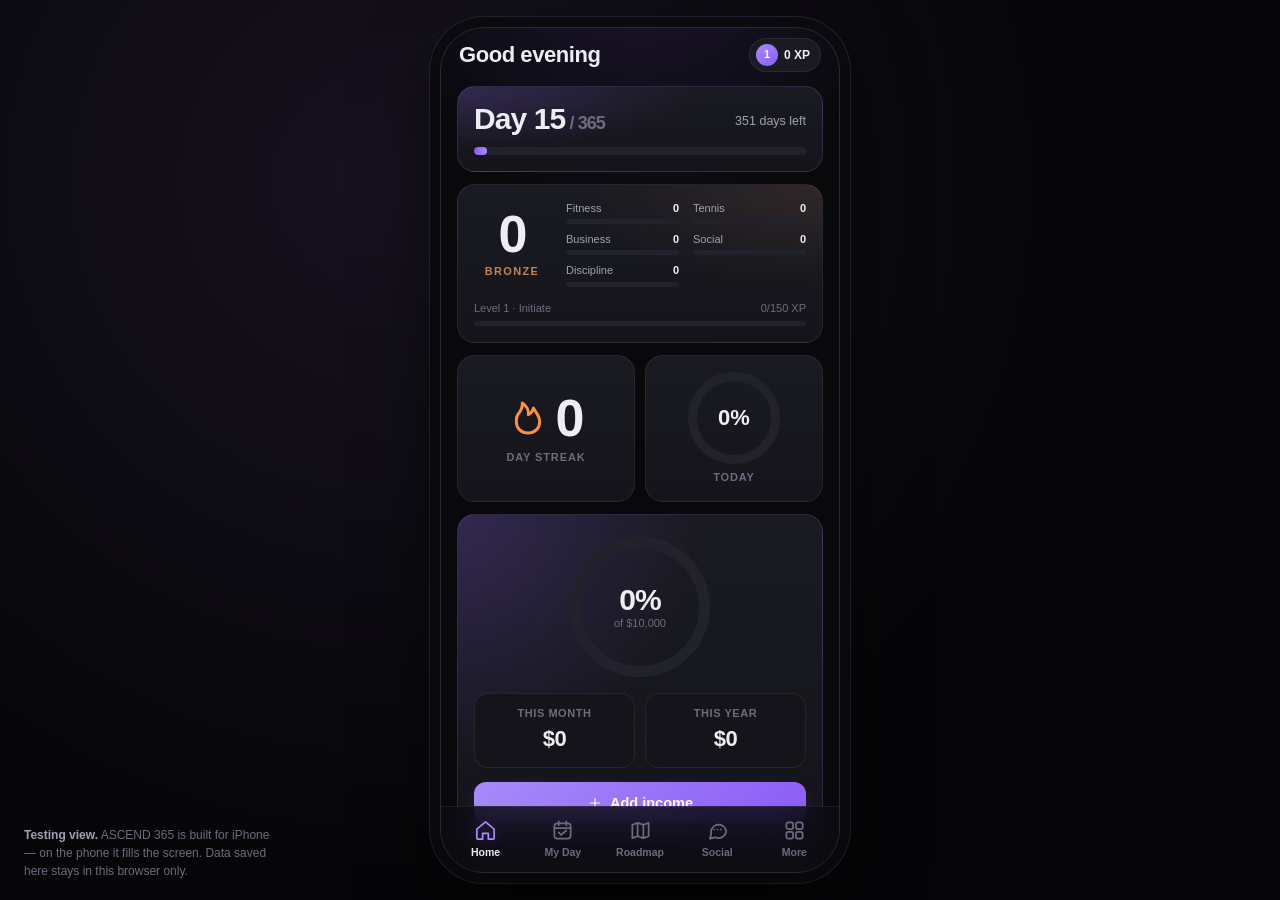
<file: ASCEND365 FINSIHED/index.html>
<!DOCTYPE html>
<html lang="en">
<head>
<meta charset="utf-8">
<meta name="viewport" content="width=device-width, initial-scale=1, viewport-fit=cover, maximum-scale=1">
<meta name="theme-color" content="#09090c">
<meta name="color-scheme" content="dark">
<meta name="apple-mobile-web-app-capable" content="yes">
<meta name="mobile-web-app-capable" content="yes">
<meta name="apple-mobile-web-app-status-bar-style" content="black-translucent">
<meta name="apple-mobile-web-app-title" content="ASCEND">
<meta name="description" content="ASCEND 365 — a personal operating system for a one-year transformation.">
<title>ASCEND 365</title>
<link rel="manifest" href="manifest.webmanifest">
<link rel="icon" type="image/png" sizes="192x192" href="icons/icon-192.png">
<link rel="apple-touch-icon" href="icons/apple-touch-icon.png">
<link rel="stylesheet" href="css/app.css">
</head>
<body>
<div id="shell">
  <div class="app">
    <header class="topbar" id="topbar"></header>
    <main id="view" aria-live="polite"></main>
    <nav class="tabbar" id="tabbar" aria-label="Main"></nav>
  </div>
</div>
<div class="deskNote"><b>Testing view.</b> ASCEND 365 is built for iPhone — on the phone it fills the screen. Data saved here stays in this browser only.</div>
<noscript>ASCEND 365 needs JavaScript.</noscript>
<script src="js/util.js"></script>
<script src="js/data.js"></script>
<script src="js/data_social.js"></script>
<script src="js/store.js"></script>
<script src="js/views_core.js"></script>
<script src="js/views_roadmap.js"></script>
<script src="js/views_fitness.js"></script>
<script src="js/views_life.js"></script>
<script src="js/views_social.js"></script>
<script src="js/views_more.js"></script>
<script src="js/app.js"></script>
</body>
</html>
</file>
<file: ASCEND365 FINSIHED/css/app.css>
/* ASCEND 365 — design system. Mobile-first (iPhone). Desktop shows a phone-sized test frame. */
:root{
  --bg:#09090c; --bg2:#0e0e13; --card:#14141a; --card2:#1a1a22; --card3:#22222c;
  --line:rgba(255,255,255,.07); --line2:rgba(255,255,255,.12);
  --text:#ededf3; --muted:#a1a1b3; --dim:#6c6c7e;
  --accent:#8b5cf6; --accent2:#a78bfa; --accent3:#c4b5fd; --glow:rgba(139,92,246,.35); --accentSoft:rgba(139,92,246,.14);
  --good:#34d399; --warn:#fbbf24; --bad:#f87171;
  --c-fitness:#fb7185; --c-tennis:#a3e635; --c-business:#fbbf24; --c-social:#38bdf8; --c-discipline:#a78bfa; --c-appearance:#2dd4bf; --c-learning:#94a3b8; --c-life:#8b8b9e; --c-recovery:#60a5fa;
  --r:18px; --r2:14px; --r3:10px;
  --safe-t:env(safe-area-inset-top,0px); --safe-b:env(safe-area-inset-bottom,0px);
  --font:-apple-system,BlinkMacSystemFont,"SF Pro Text","Segoe UI Variable","Segoe UI",Inter,Roboto,Helvetica,Arial,sans-serif;
  --display:-apple-system,BlinkMacSystemFont,"SF Pro Display","Segoe UI Variable Display","Segoe UI",Inter,sans-serif;
  --ease:cubic-bezier(.2,.8,.2,1);
}
body.oled{--bg:#000;--bg2:#050507;--card:#0e0e12;--card2:#15151b;--card3:#1c1c24}
body.acc-indigo{--accent:#6366f1;--accent2:#818cf8;--accent3:#a5b4fc;--glow:rgba(99,102,241,.35);--accentSoft:rgba(99,102,241,.14)}
body.acc-magenta{--accent:#c026d3;--accent2:#e879f9;--accent3:#f0abfc;--glow:rgba(192,38,211,.32);--accentSoft:rgba(192,38,211,.14)}
body.acc-blue{--accent:#3b82f6;--accent2:#60a5fa;--accent3:#93c5fd;--glow:rgba(59,130,246,.32);--accentSoft:rgba(59,130,246,.14)}

*{box-sizing:border-box;-webkit-tap-highlight-color:transparent}
html,body{margin:0;height:100%;background:var(--bg);color:var(--text);font-family:var(--font);font-size:15px;line-height:1.4;-webkit-font-smoothing:antialiased;overscroll-behavior:none}
button,input,textarea,select{font:inherit;color:inherit}
input,textarea,select{font-size:16px} /* stops iOS zoom on focus */
a{color:var(--accent2)}
.num{font-variant-numeric:tabular-nums}

/* ---------- shell ---------- */
#shell{position:fixed;inset:0;display:flex;justify-content:center;background:var(--bg)}
.app{position:relative;width:100%;max-width:520px;height:100%;display:flex;flex-direction:column;background:var(--bg);overflow:hidden}
.app::before{content:"";position:absolute;inset:-20% -30% auto;height:420px;background:radial-gradient(ellipse at 50% 0%,var(--glow),transparent 62%);opacity:.55;pointer-events:none;z-index:0}
.topbar{position:relative;z-index:5;display:flex;align-items:center;gap:10px;padding:calc(var(--safe-t) + 10px) 18px 10px;min-height:54px}
.topbar .back{width:34px;height:34px;border-radius:50%;border:0;background:var(--card2);display:grid;place-items:center;cursor:pointer}
.topbar h1{font-family:var(--display);font-size:22px;letter-spacing:-.02em;margin:0;flex:1;font-weight:700}
.topbar .lv{display:flex;align-items:center;gap:6px;padding:5px 10px 5px 6px;border-radius:999px;background:var(--card2);border:1px solid var(--line);font-size:12px;font-weight:600;cursor:pointer}
.topbar .lv b{display:grid;place-items:center;width:22px;height:22px;border-radius:50%;background:linear-gradient(140deg,var(--accent2),var(--accent));color:#fff;font-size:11px}
.timerpill{display:flex;align-items:center;gap:6px;padding:5px 10px;border-radius:999px;background:var(--accentSoft);color:var(--accent3);font-size:12px;font-weight:700;border:1px solid var(--glow);cursor:pointer}
.timerpill i{width:7px;height:7px;border-radius:50%;background:var(--accent2);animation:pulse 1.4s infinite}
@keyframes pulse{50%{opacity:.3}}
#view{position:relative;z-index:1;flex:1;overflow-y:auto;overflow-x:hidden;padding:4px 16px calc(96px + var(--safe-b));-webkit-overflow-scrolling:touch;scrollbar-width:none}
#view::-webkit-scrollbar{display:none}
.tabbar{position:absolute;z-index:20;left:0;right:0;bottom:0;display:flex;justify-content:space-around;padding:8px 6px calc(8px + var(--safe-b));background:rgba(12,12,16,.82);backdrop-filter:blur(18px) saturate(1.4);-webkit-backdrop-filter:blur(18px) saturate(1.4);border-top:1px solid var(--line)}
.tabbar button{flex:1;border:0;background:none;display:flex;flex-direction:column;align-items:center;gap:3px;font-size:10.5px;font-weight:600;color:var(--dim);padding:4px 0;cursor:pointer;transition:color .2s}
.tabbar button svg{width:23px;height:23px}
.tabbar button.on{color:var(--text)}
.tabbar button.on svg{color:var(--accent2);filter:drop-shadow(0 0 8px var(--glow))}

/* desktop test frame */
@media (min-width:760px){
  #shell{align-items:center;background:radial-gradient(circle at 30% 20%,#17121f,#060608 60%)}
  .app{max-width:400px;height:min(860px,94vh);border-radius:44px;border:1px solid #2a2a33;box-shadow:0 30px 80px rgba(0,0,0,.6),0 0 0 10px #0d0d11,0 0 0 11px #26262e}
  .deskNote{display:block!important}
}
.deskNote{display:none;position:fixed;left:24px;bottom:20px;max-width:260px;color:var(--dim);font-size:12px;line-height:1.5}
.deskNote b{color:var(--muted)}

/* ---------- primitives ---------- */
.card{position:relative;background:linear-gradient(180deg,var(--card2),var(--card));border:1px solid var(--line);border-radius:var(--r);padding:16px;margin-bottom:12px}
.card.flat{background:var(--card)}
.card.hero{background:radial-gradient(120% 140% at 0% 0%,rgba(139,92,246,.22),transparent 55%),linear-gradient(180deg,var(--card2),var(--card));border-color:rgba(167,139,250,.18)}
.card h3{margin:0 0 10px;font-size:13px;font-weight:650;letter-spacing:.04em;text-transform:uppercase;color:var(--muted);display:flex;align-items:center;gap:8px}
.card h3 .sp{flex:1}
.card h3 a,.card h3 button.link{font-size:12px;text-transform:none;letter-spacing:0;font-weight:600}
.sec{font-size:13px;font-weight:650;letter-spacing:.05em;text-transform:uppercase;color:var(--muted);margin:22px 4px 10px;display:flex;align-items:center;gap:8px}
.sec .sp{flex:1}
.row{display:flex;align-items:center;gap:10px}
.col{display:flex;flex-direction:column;gap:6px}
.sp{flex:1}
.grid2{display:grid;grid-template-columns:1fr 1fr;gap:10px}
.grid3{display:grid;grid-template-columns:repeat(3,1fr);gap:8px}
.muted{color:var(--muted)} .dim{color:var(--dim)} .small{font-size:12.5px} .tiny{font-size:11px}
.big{font-family:var(--display);font-size:30px;font-weight:750;letter-spacing:-.03em;line-height:1.05}
.mid{font-family:var(--display);font-size:20px;font-weight:700;letter-spacing:-.02em}
.good{color:var(--good)} .bad{color:var(--bad)} .warn{color:var(--warn)} .acc{color:var(--accent2)}
.stat{background:var(--card);border:1px solid var(--line);border-radius:var(--r2);padding:12px}
.stat .k{font-size:11px;color:var(--dim);font-weight:600;text-transform:uppercase;letter-spacing:.05em}
.stat .v{font-family:var(--display);font-size:22px;font-weight:700;margin-top:2px;letter-spacing:-.02em}
.stat .s{font-size:11.5px;color:var(--muted);margin-top:2px}
hr.l{border:0;border-top:1px solid var(--line);margin:12px 0}
.empty{padding:22px 12px;text-align:center;color:var(--dim);font-size:13px;border:1px dashed var(--line2);border-radius:var(--r2)}
.pill{display:inline-flex;align-items:center;gap:5px;white-space:nowrap;flex:none;padding:3px 9px;border-radius:999px;font-size:11.5px;font-weight:600;background:var(--card3);color:var(--muted);border:1px solid var(--line)}
.pill.acc{background:var(--accentSoft);color:var(--accent3);border-color:transparent}
.pill.good{background:rgba(52,211,153,.12);color:var(--good);border-color:transparent}
.pill.warn{background:rgba(251,191,36,.12);color:var(--warn);border-color:transparent}
.pill.bad{background:rgba(248,113,113,.12);color:var(--bad);border-color:transparent}
.dot{width:8px;height:8px;border-radius:50%;display:inline-block;flex:none}

.btn{display:inline-flex;align-items:center;justify-content:center;gap:7px;border:0;border-radius:12px;padding:11px 16px;font-weight:650;font-size:14.5px;cursor:pointer;background:var(--card3);color:var(--text);transition:transform .12s var(--ease),background .2s;user-select:none}
.btn:active{transform:scale(.97)}
.btn.pri{background:linear-gradient(135deg,var(--accent2),var(--accent));color:#fff;box-shadow:0 6px 20px -6px var(--glow)}
.btn.ghost{background:transparent;border:1px solid var(--line2)}
.btn.danger{background:rgba(248,113,113,.14);color:var(--bad)}
.btn.sm{padding:7px 11px;font-size:13px;border-radius:10px}
.btn.block{width:100%}
.btn[disabled]{opacity:.45;pointer-events:none}
button.link{background:none;border:0;color:var(--accent2);padding:0;cursor:pointer;font-weight:600}
.iconbtn{width:34px;height:34px;border-radius:10px;border:0;background:var(--card3);display:grid;place-items:center;cursor:pointer;color:var(--muted);flex:none}
.iconbtn:active{transform:scale(.94)}
.fab{position:absolute;right:18px;bottom:calc(84px + var(--safe-b));z-index:15;width:54px;height:54px;border-radius:18px;border:0;background:linear-gradient(135deg,var(--accent2),var(--accent));color:#fff;box-shadow:0 12px 30px -8px var(--glow);display:grid;place-items:center;cursor:pointer}

.seg{display:flex;background:var(--card);border:1px solid var(--line);border-radius:12px;padding:3px;gap:2px;margin-bottom:14px;overflow-x:auto;scrollbar-width:none}
.seg::-webkit-scrollbar{display:none}
.seg button{flex:1;border:0;background:none;padding:8px 10px;border-radius:9px;font-size:13px;font-weight:600;color:var(--muted);cursor:pointer;white-space:nowrap}
.seg button.on{background:var(--card3);color:var(--text);box-shadow:0 1px 0 rgba(255,255,255,.05) inset}

.bar{height:8px;border-radius:99px;background:var(--card3);overflow:hidden}
.bar>i{display:block;height:100%;border-radius:99px;background:linear-gradient(90deg,var(--accent),var(--accent2));transition:width .6s var(--ease)}
.bar.thin{height:5px}

.list{display:flex;flex-direction:column}
.li{display:flex;align-items:center;gap:12px;padding:12px 2px;border-bottom:1px solid var(--line);cursor:pointer}
.li:last-child{border-bottom:0}
.li .t{font-weight:600}
.li .s{font-size:12.5px;color:var(--muted)}
.chev{color:var(--dim);flex:none}

/* ---------- checklist ---------- */
.tl{position:relative}
.task{position:relative;display:flex;align-items:stretch;gap:12px;padding:0 0 0 0;margin-bottom:8px}
.task .time{width:50px;flex:none;text-align:right;padding-top:15px;font-size:12px;font-weight:650;color:var(--muted);font-variant-numeric:tabular-nums}
.task .time small{display:block;color:var(--dim);font-weight:500;font-size:10.5px}
.task .body{flex:1;display:flex;align-items:center;gap:12px;background:var(--card);border:1px solid var(--line);border-radius:16px;padding:12px 10px 12px 12px;transition:background .35s,border-color .35s,opacity .35s;min-width:0}
.task .ttl{font-weight:620;font-size:14.5px;transition:color .3s}
.task .meta{font-size:11.5px;color:var(--dim);display:flex;gap:8px;align-items:center;margin-top:2px;flex-wrap:wrap}
.task .catbar{width:3px;align-self:stretch;border-radius:3px;flex:none}
.task.now .body{border-color:rgba(167,139,250,.45);box-shadow:0 0 0 1px rgba(167,139,250,.15),0 8px 24px -12px var(--glow)}
.task.now .time{color:var(--accent2)}
.task.done .body{background:linear-gradient(90deg,rgba(139,92,246,.10),var(--card) 60%)}
.task.done .ttl{color:var(--muted);text-decoration:line-through;text-decoration-color:rgba(255,255,255,.25)}
.task.skipped .body{opacity:.5}
.task.skipped .ttl{color:var(--dim)}
.chk{position:relative;width:30px;height:30px;flex:none;border-radius:50%;border:2px solid var(--line2);background:transparent;cursor:pointer;display:grid;place-items:center;transition:border-color .2s,background .25s,transform .15s}
.chk:active{transform:scale(.88)}
.chk svg{width:16px;height:16px;stroke:#fff;stroke-width:3;fill:none;stroke-dasharray:24;stroke-dashoffset:24;transition:stroke-dashoffset .35s var(--ease) .05s}
.done .chk{background:linear-gradient(135deg,var(--accent2),var(--accent));border-color:transparent;box-shadow:0 0 14px var(--glow)}
.done .chk svg{stroke-dashoffset:0}
.chk.pop{animation:pop .45s var(--ease)}
@keyframes pop{0%{transform:scale(1)}35%{transform:scale(1.25)}100%{transform:scale(1)}}
.chk .ring{position:absolute;inset:-3px;border-radius:50%;border:2px solid var(--accent2);opacity:0;pointer-events:none}
.chk.pop .ring{animation:ring .6s var(--ease)}
@keyframes ring{0%{opacity:.9;transform:scale(.8)}100%{opacity:0;transform:scale(1.9)}}
.skipico{width:30px;height:30px;flex:none;border-radius:50%;border:2px dashed var(--line2);display:grid;place-items:center;color:var(--dim);cursor:pointer;background:none}
.xpfloat{position:fixed;z-index:200;pointer-events:none;font-weight:800;font-size:14px;color:var(--accent3);text-shadow:0 0 12px var(--glow);animation:xpf 1.1s var(--ease) forwards}
@keyframes xpf{0%{opacity:0;transform:translateY(4px) scale(.8)}20%{opacity:1;transform:translateY(-6px) scale(1.05)}100%{opacity:0;transform:translateY(-38px) scale(1)}}
.nowline{display:flex;align-items:center;gap:8px;margin:2px 0 10px 18px;color:var(--accent2);font-size:11px;font-weight:700}
.nowline::after{content:"";flex:1;height:1px;background:linear-gradient(90deg,var(--accent2),transparent)}

/* ---------- sheet / modal ---------- */
.scrim{position:absolute;inset:0;z-index:60;background:rgba(0,0,0,.55);opacity:0;transition:opacity .25s}
.scrim.on{opacity:1}
.sheet{position:absolute;left:0;right:0;bottom:0;z-index:61;max-height:92%;display:flex;flex-direction:column;background:var(--bg2);border:1px solid var(--line2);border-bottom:0;border-radius:24px 24px 0 0;transform:translateY(100%);transition:transform .32s var(--ease);box-shadow:0 -20px 60px rgba(0,0,0,.5)}
.sheet.on{transform:none}
.sheet .grab{width:38px;height:5px;border-radius:9px;background:var(--line2);margin:8px auto 0;flex:none}
.sheet .sh{display:flex;align-items:center;gap:10px;padding:10px 18px 8px;flex:none}
.sheet .sh h2{margin:0;font-size:18px;flex:1;letter-spacing:-.01em}
.sheet .sb{overflow-y:auto;padding:4px 18px calc(18px + var(--safe-b));-webkit-overflow-scrolling:touch}
.sheet .sf{display:flex;gap:8px;padding:10px 18px calc(12px + var(--safe-b));border-top:1px solid var(--line);flex:none}
.sheet .sf .btn{flex:1}

/* forms */
.fld{display:flex;flex-direction:column;gap:5px;margin-bottom:12px}
.fld>label{font-size:12px;color:var(--muted);font-weight:600}
.inp{width:100%;background:var(--card);border:1px solid var(--line2);border-radius:12px;padding:11px 12px;outline:none;transition:border-color .2s}
.inp:focus{border-color:var(--accent2)}
textarea.inp{min-height:84px;resize:vertical}
select.inp{appearance:none;-webkit-appearance:none;background-image:linear-gradient(45deg,transparent 50%,var(--dim) 50%),linear-gradient(135deg,var(--dim) 50%,transparent 50%);background-position:calc(100% - 18px) 50%,calc(100% - 13px) 50%;background-size:5px 5px;background-repeat:no-repeat}
.frow{display:grid;grid-template-columns:1fr 1fr;gap:10px}
.frow3{display:grid;grid-template-columns:1fr 1fr 1fr;gap:8px}
.chips{display:flex;flex-wrap:wrap;gap:6px}
.chip{border:1px solid var(--line2);background:var(--card);border-radius:999px;padding:7px 12px;font-size:13px;font-weight:600;color:var(--muted);cursor:pointer}
.chip.on{background:var(--accentSoft);border-color:var(--accent);color:var(--accent3)}
input[type=range]{width:100%;accent-color:var(--accent)}
.toggle{position:relative;width:48px;height:28px;flex:none;border-radius:99px;background:var(--card3);border:0;cursor:pointer;transition:background .2s}
.toggle::after{content:"";position:absolute;top:3px;left:3px;width:22px;height:22px;border-radius:50%;background:#fff;transition:transform .22s var(--ease)}
.toggle.on{background:var(--accent)}
.toggle.on::after{transform:translateX(20px)}
.scale{display:flex;gap:4px}
.scale button{flex:1;padding:9px 0;border-radius:9px;border:1px solid var(--line2);background:var(--card);font-weight:700;font-size:13px;color:var(--muted);cursor:pointer}
.scale button.on{background:var(--accent);color:#fff;border-color:transparent}

/* toast + celebration */
.toast{position:absolute;left:50%;top:calc(var(--safe-t) + 12px);z-index:300;transform:translate(-50%,-20px);opacity:0;background:var(--card3);border:1px solid var(--line2);padding:10px 16px;border-radius:14px;font-size:13.5px;font-weight:600;box-shadow:0 10px 30px rgba(0,0,0,.4);transition:all .3s var(--ease);max-width:90%;text-align:center}
.toast.on{transform:translate(-50%,0);opacity:1}
.celebrate{position:absolute;inset:0;z-index:250;display:grid;place-items:center;background:radial-gradient(circle at 50% 45%,rgba(60,30,120,.92),rgba(5,5,8,.96) 70%);backdrop-filter:blur(10px);-webkit-backdrop-filter:blur(10px);opacity:0;transition:opacity .35s}
.celebrate.on{opacity:1}
.celebrate .cb{text-align:center;padding:30px;transform:scale(.9);transition:transform .45s var(--ease)}
.celebrate.on .cb{transform:none}
.celebrate .ico{width:92px;height:92px;margin:0 auto 16px;border-radius:28px;display:grid;place-items:center;font-size:44px;background:linear-gradient(140deg,var(--accent2),var(--accent));box-shadow:0 0 60px var(--glow)}
.celebrate h2{margin:0 0 6px;font-family:var(--display);font-size:26px;letter-spacing:-.02em}
.celebrate p{margin:0 0 20px;color:var(--muted)}
.celebrate canvas{position:absolute;inset:0;width:100%;height:100%;pointer-events:none}

/* charts */
.chart{width:100%;display:block;overflow:visible}
.chart text{fill:var(--dim);font-size:10px;font-family:var(--font)}
.heat{display:grid;grid-auto-flow:column;grid-template-rows:repeat(7,1fr);gap:3px}
.heat i{display:block;aspect-ratio:1;border-radius:3px;background:var(--card3)}
.ringwrap{position:relative;display:grid;place-items:center}
.ringwrap .in{position:absolute;inset:0;display:grid;place-items:center;text-align:center}

/* misc components */
.kpi{display:flex;gap:10px;overflow-x:auto;scrollbar-width:none;margin:0 -16px 12px;padding:0 16px}
.kpi::-webkit-scrollbar{display:none}
.kpi .stat{min-width:118px;flex:none}
.tile{display:flex;flex-direction:column;gap:8px;padding:14px;border-radius:var(--r);background:linear-gradient(180deg,var(--card2),var(--card));border:1px solid var(--line);cursor:pointer;min-height:104px}
.tile .ic{width:36px;height:36px;border-radius:11px;display:grid;place-items:center}
.tile .t{font-weight:700;font-size:14.5px}
.tile .s{font-size:12px;color:var(--muted)}
.badge{display:flex;flex-direction:column;align-items:center;gap:6px;text-align:center;font-size:11px;color:var(--muted)}
.badge .b{width:54px;height:54px;border-radius:17px;display:grid;place-items:center;font-size:24px;background:var(--card3);border:1px solid var(--line);filter:grayscale(1);opacity:.35}
.badge.got .b{filter:none;opacity:1;background:linear-gradient(140deg,rgba(167,139,250,.35),rgba(139,92,246,.12));border-color:rgba(167,139,250,.35);box-shadow:0 0 18px -4px var(--glow)}
.chapter{position:relative;padding-left:26px}
.chapter::before{content:"";position:absolute;left:8px;top:0;bottom:0;width:2px;background:var(--line2)}
.chapter .node{position:absolute;left:0;top:18px;width:18px;height:18px;border-radius:50%;background:var(--card3);border:2px solid var(--line2)}
.chapter.cur .node{background:var(--accent);border-color:var(--accent3);box-shadow:0 0 12px var(--glow)}
.chapter.past .node{background:var(--accent2);border-color:transparent}
.skill{display:flex;gap:12px;position:relative;padding-bottom:14px}
.skill .n{width:30px;height:30px;flex:none;border-radius:50%;display:grid;place-items:center;font-size:12px;font-weight:800;background:var(--card3);border:2px solid var(--line2);z-index:1}
.skill.got .n{background:var(--accent);border-color:var(--accent3);color:#fff}
.skill.next .n{border-color:var(--accent2);color:var(--accent2);box-shadow:0 0 12px var(--glow)}
.skill.lock{opacity:.45}
.skill:not(:last-child)::before{content:"";position:absolute;left:14px;top:30px;bottom:0;width:2px;background:var(--line2)}
.skill.got:not(:last-child)::before{background:var(--accent)}
.bubble{max-width:82%;padding:10px 13px;border-radius:18px;margin-bottom:8px;font-size:14.5px;line-height:1.38;animation:bin .3s var(--ease)}
@keyframes bin{from{opacity:0;transform:translateY(6px)}}
.bubble.me{margin-left:auto;background:linear-gradient(135deg,var(--accent2),var(--accent));color:#fff;border-bottom-right-radius:6px}
.bubble.them{background:var(--card3);border-bottom-left-radius:6px}
.bubble.note{max-width:100%;background:none;color:var(--dim);font-size:12px;text-align:center;font-style:italic;padding:2px}
.typing{display:inline-flex;gap:4px;padding:12px 14px}
.typing i{width:6px;height:6px;border-radius:50%;background:var(--muted);animation:ty 1s infinite}
.typing i:nth-child(2){animation-delay:.15s}.typing i:nth-child(3){animation-delay:.3s}
@keyframes ty{50%{opacity:.25;transform:translateY(-2px)}}
.composer{display:flex;gap:8px;align-items:flex-end;position:sticky;bottom:0;padding:10px 0 4px;background:linear-gradient(transparent,var(--bg) 30%)}
.composer textarea{flex:1;min-height:44px;max-height:120px;resize:none}
.meter{display:flex;align-items:center;gap:8px;font-size:11.5px;color:var(--muted)}
.photo{position:relative;border-radius:14px;overflow:hidden;background:var(--card3);aspect-ratio:3/4}
.photo img{width:100%;height:100%;object-fit:cover;display:block}
.photo span{position:absolute;left:6px;bottom:6px;font-size:10.5px;font-weight:700;background:rgba(0,0,0,.6);padding:2px 7px;border-radius:7px}
.lockscreen{position:fixed;inset:0;z-index:999;background:var(--bg);display:grid;place-items:center}
.pinpad{display:grid;grid-template-columns:repeat(3,72px);gap:14px;margin-top:20px}
.pinpad button{height:72px;border-radius:50%;border:1px solid var(--line2);background:var(--card);font-size:24px;font-weight:600;cursor:pointer}
.pindots{display:flex;gap:14px;justify-content:center}
.pindots i{width:13px;height:13px;border-radius:50%;border:2px solid var(--line2)}
.pindots i.on{background:var(--accent2);border-color:transparent}
.shake{animation:shake .4s}
@keyframes shake{25%{transform:translateX(-8px)}75%{transform:translateX(8px)}}
.fadein{animation:fadein .35s var(--ease)}
@keyframes fadein{from{opacity:0;transform:translateY(6px)}}

body.rm *,body.rm *::before,body.rm *::after{animation-duration:.001s!important;transition-duration:.001s!important}
@media (prefers-reduced-motion:reduce){*,*::before,*::after{animation-duration:.001s!important;transition-duration:.001s!important}}
/* v1.2 cleaner checklist */
.tl{background:var(--card);border:1px solid var(--line);border-radius:var(--r);padding:4px 0;overflow:hidden}
.task{margin:0;align-items:center;border-bottom:1px solid var(--line)}
.task:last-child{border-bottom:0}
.task .time{width:54px;padding:0 0 0 14px;text-align:left;font-size:12.5px}
.task .body{background:none!important;border:0!important;border-radius:0;padding:13px 14px 13px 4px;box-shadow:none!important;gap:12px}
.task .ttl{white-space:nowrap;overflow:hidden;text-overflow:ellipsis;font-size:15px}
.task .chk{width:26px;height:26px}
.task.now .ttl{color:var(--accent3)}
.task.done .body{background:none}
.nowline{margin:0;padding:2px 14px;font-size:10px}
.nowline::after{opacity:.6}
button:focus:not(:focus-visible){outline:none}
</file>
